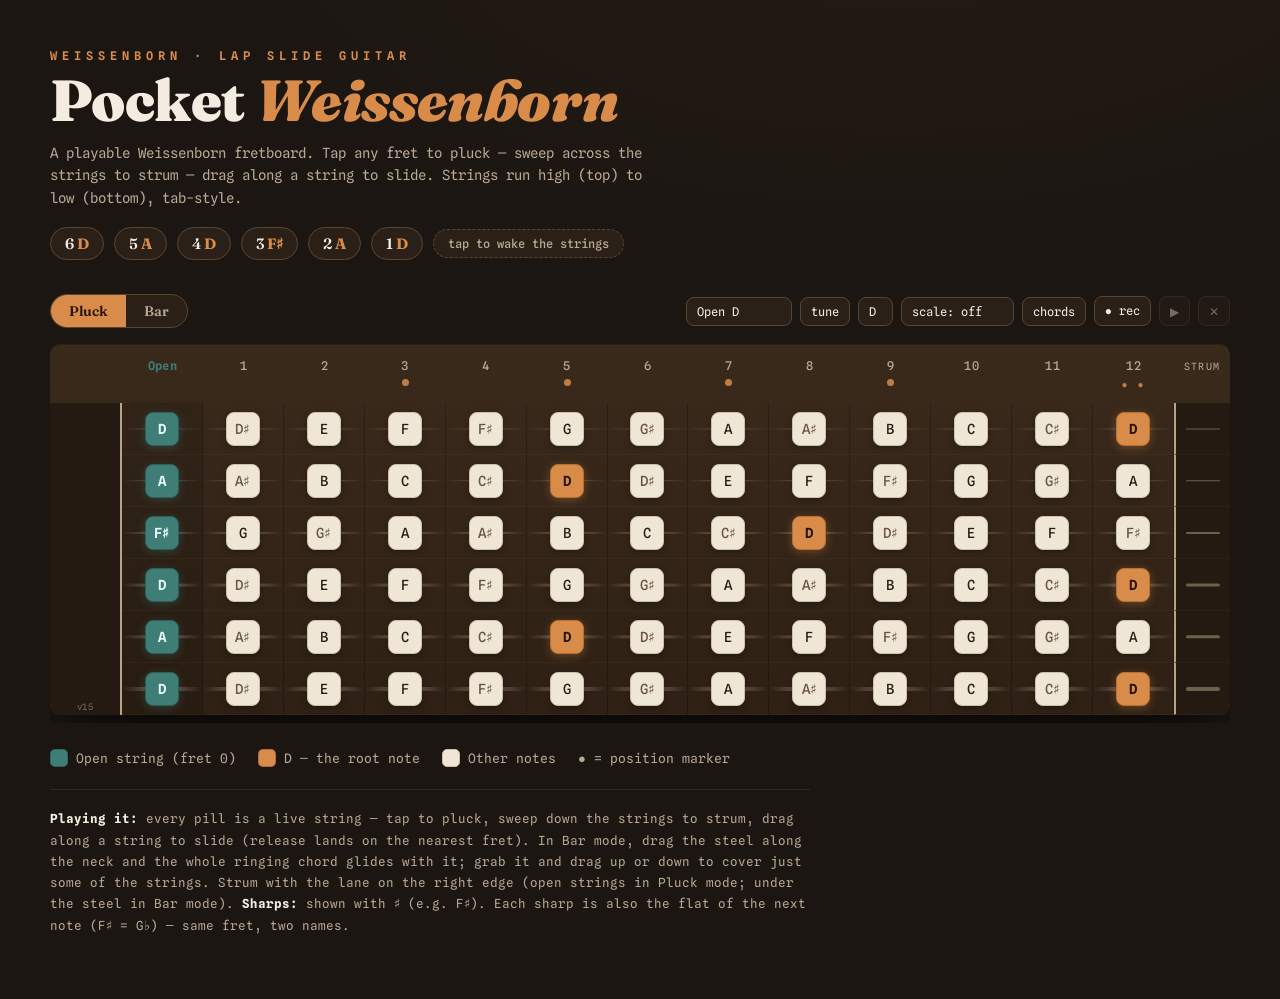
<file: index.html>
<!DOCTYPE html>
<html lang="en">
<head>
<meta charset="UTF-8">
<meta name="viewport" content="width=device-width, initial-scale=1.0, maximum-scale=1.0, user-scalable=no, viewport-fit=cover">
<title>Pocket Weissenborn</title>
<meta name="description" content="A playable Weissenborn lap slide guitar fretboard for your phone.">
<meta property="og:title" content="Pocket Weissenborn">
<meta property="og:description" content="A playable Weissenborn lap slide guitar fretboard for your phone.">
<meta property="og:type" content="website">
<link rel="manifest" href="manifest.webmanifest">
<meta name="theme-color" content="#1c1612">
<meta name="mobile-web-app-capable" content="yes">
<meta name="apple-mobile-web-app-capable" content="yes">
<meta name="apple-mobile-web-app-status-bar-style" content="black-translucent">
<meta name="apple-mobile-web-app-title" content="Weissenborn">
<link rel="apple-touch-icon" href="icons/icon-180.png">
<link rel="stylesheet" href="css/style.css">
</head>
<body>
<div class="wrap">
  <header>
    <div>
      <div class="eyebrow">Weissenborn · Lap Slide Guitar</div>
      <h1>Pocket <em>Weissenborn</em></h1>
      <p class="sub">A playable Weissenborn fretboard. Tap any fret to pluck — sweep across the strings to strum — drag along a string to slide. Strings run high (top) to low (bottom), tab-style.</p>
    </div>
    <div class="tuning">
      <span id="tuningchips"></span>
      <span class="chip audiostate" id="audiostate">tap to wake the strings</span>
    </div>
  </header>

  <div class="toolbar">
    <div class="seg">
      <button class="segbtn active" data-mode="pluck">Pluck</button>
      <button class="segbtn" data-mode="bar">Bar</button>
    </div>
    <span class="hint" id="barhint" hidden></span>
    <div class="tools">
      <select id="tuningsel" class="ctl" title="Tuning preset"></select>
      <button id="tunebtn" class="ctl togglebtn" title="Tune strings individually">tune</button>
      <select id="scaleroot" class="ctl" title="Scale root"></select>
      <select id="scaletype" class="ctl" title="Scale"></select>
      <button id="chordsbtn" class="ctl togglebtn" title="Name the bar chord at every fret">chords</button>
      <span class="loop">
        <button id="recbtn" class="ctl togglebtn" title="Record a loop">● rec</button>
        <button id="playbtn" class="ctl togglebtn" title="Play / stop the loop" disabled>▶</button>
        <button id="clearbtn" class="ctl" title="Clear the loop" disabled>✕</button>
      </span>
    </div>
  </div>

  <div class="tunepanel" id="tunepanel" hidden></div>

  <div class="boardscroll">
    <div class="board" id="board"></div>
  </div>

  <div class="legend" id="legend">
    <div class="key"><span class="swatch sw-open"></span> Open string<span class="long"> (fret 0)</span></div>
    <div class="key"><span class="swatch sw-root"></span> <span id="legendroot">D</span><span class="long"> — the root note</span><span class="short"> root</span></div>
    <div class="key"><span class="swatch sw-note"></span> Other notes</div>
    <div class="key">● = <span class="long">position </span>marker</div>
  </div>

  <p class="note-foot">
    <b>Playing it:</b> every pill is a live string — tap to pluck, sweep down the strings to strum, drag along a string to slide (release lands on the nearest fret). In Bar mode, drag the steel along the neck and the whole ringing chord glides with it; grab it and drag up or down to cover just some of the strings. Strum with the lane on the right edge (open strings in Pluck mode; under the steel in Bar mode).
    <b>Sharps:</b> shown with ♯ (e.g. F♯). Each sharp is also the flat of the next note (F♯ = G♭) — same fret, two names.
  </p>
</div>
<script type="module" src="js/app.js"></script>
</body>
</html>
</file>
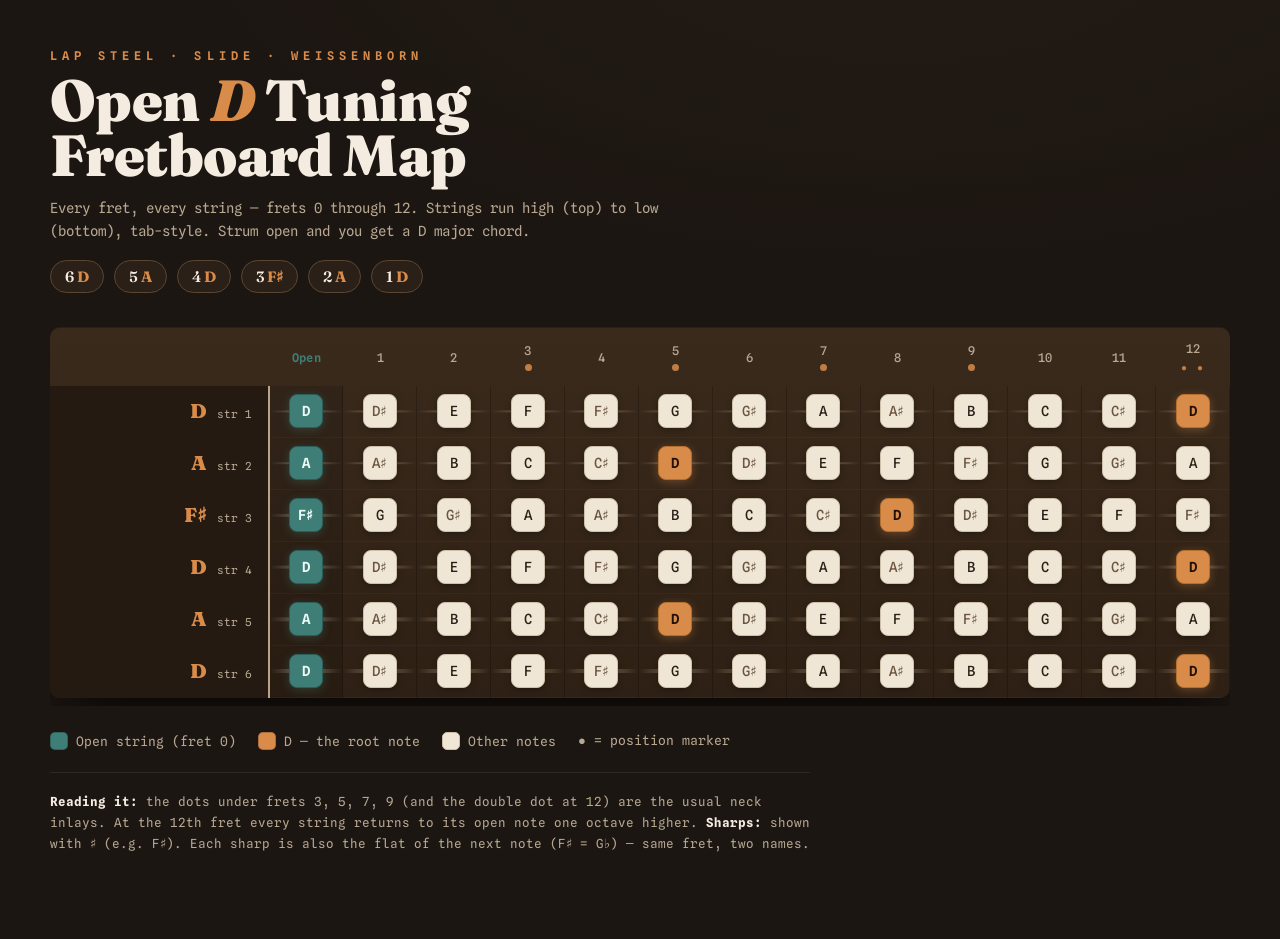
<file: open-d-fretboard.html>
<!DOCTYPE html>
<html lang="en">
<head>
<meta charset="UTF-8">
<meta name="viewport" content="width=device-width, initial-scale=1.0">
<title>Open D Tuning — Fretboard Map</title>
<style>
  @import url('https://fonts.googleapis.com/css2?family=Fraunces:opsz,wght@9..144,400;9..144,600;9..144,900&family=Spline+Sans+Mono:wght@400;500;600&display=swap');

  :root{
    --bg:#1c1612;
    --board:#3a2a1c;
    --board2:#2e2014;
    --wire:#b9a489;
    --ink:#f4ece0;
    --muted:#b8a892;
    --accent:#d98c4a;        /* clay / rust */
    --accent2:#3f7d77;       /* peacock teal */
    --root:#d98c4a;          /* D = root notes highlighted */
    --cell:#efe6d6;
    --cellborder:#cdbfa8;
  }

  *{box-sizing:border-box;margin:0;padding:0;}

  body{
    background:
      radial-gradient(1200px 600px at 70% -10%, #2a201780 0%, transparent 60%),
      var(--bg);
    color:var(--ink);
    font-family:'Spline Sans Mono', monospace;
    padding:48px 28px 64px;
    min-height:100vh;
  }

  .wrap{max-width:1180px;margin:0 auto;}

  header{margin-bottom:34px;}
  .eyebrow{
    font-size:12px;letter-spacing:.42em;text-transform:uppercase;
    color:var(--accent);font-weight:600;margin-bottom:10px;
  }
  h1{
    font-family:'Fraunces', serif;font-weight:900;
    font-size:clamp(34px,6vw,58px);line-height:.95;letter-spacing:-.01em;
  }
  h1 em{font-style:italic;color:var(--accent);}
  .sub{
    margin-top:14px;color:var(--muted);max-width:620px;
    font-size:14px;line-height:1.6;
  }
  .tuning{
    margin-top:18px;display:flex;gap:10px;flex-wrap:wrap;align-items:center;
  }
  .chip{
    font-family:'Fraunces',serif;font-weight:600;
    border:1px solid #5a4633;border-radius:999px;
    padding:6px 14px;font-size:15px;color:var(--ink);
    background:#2a2017;
  }
  .chip b{color:var(--accent);}

  /* fretboard */
  .boardscroll{overflow-x:auto;padding-bottom:8px;margin-top:34px;}
  .fretboard{
    border-collapse:separate;border-spacing:0;
    width:100%;min-width:880px;
    background:linear-gradient(180deg,var(--board),var(--board2));
    border-radius:10px;
    box-shadow:0 24px 60px -20px #000, inset 0 1px 0 #00000040;
    overflow:hidden;
  }
  th,td{text-align:center;}

  /* header row: fret numbers */
  thead th{
    color:var(--muted);font-size:12px;font-weight:500;
    padding:14px 0 12px;letter-spacing:.04em;
  }
  thead th.open{color:var(--accent2);font-weight:600;}
  thead th .dot{
    display:block;width:7px;height:7px;border-radius:50%;
    background:var(--accent);margin:6px auto 0;opacity:.85;
  }
  thead th .dot.dbl{
    width:auto;height:auto;background:none;color:var(--accent);
    font-size:10px;letter-spacing:2px;margin-top:5px;
  }

  /* string label column */
  .strlabel{
    text-align:right;padding:0 16px 0 18px;white-space:nowrap;
    background:#241a11;border-right:2px solid var(--wire);
  }
  .strlabel .num{color:var(--muted);font-size:11px;}
  .strlabel .open{
    font-family:'Fraunces',serif;font-size:20px;font-weight:900;
    color:var(--accent);line-height:1;
  }

  /* note cells */
  td.note{
    position:relative;padding:0;height:52px;
    border-right:1px solid #00000035;
    border-bottom:1px solid #ffffff08;
  }
  /* the string line drawn through each cell */
  td.note::before{
    content:"";position:absolute;left:0;right:0;top:50%;
    height:var(--gauge,2px);transform:translateY(-50%);
    background:linear-gradient(90deg,#0000,var(--wire),#0000);
    opacity:.55;
  }
  /* fret wire = right border emphasised on open column */
  td.open-col{background:#00000022;}

  .pill{
    position:relative;z-index:2;display:inline-flex;
    align-items:center;justify-content:center;
    min-width:34px;height:34px;padding:0 8px;border-radius:8px;
    font-size:14px;font-weight:500;
    background:var(--cell);color:#2a2017;
    border:1px solid var(--cellborder);
    box-shadow:0 2px 6px #00000040;
  }
  .pill.sharp{color:#6b5640;}
  .pill.root{
    background:var(--root);color:#241208;font-weight:600;
    border-color:#b3702f;box-shadow:0 2px 10px #d98c4a55;
  }
  .pill.openpill{
    background:var(--accent2);color:#eafaf7;border-color:#2c5f5a;
    font-weight:600;box-shadow:0 2px 10px #3f7d7755;
  }

  /* legend */
  .legend{
    margin-top:26px;display:flex;gap:22px;flex-wrap:wrap;
    font-size:13px;color:var(--muted);align-items:center;
  }
  .legend .key{display:flex;gap:8px;align-items:center;}
  .swatch{width:18px;height:18px;border-radius:5px;border:1px solid #0003;}
  .sw-root{background:var(--root);}
  .sw-open{background:var(--accent2);}
  .sw-note{background:var(--cell);border-color:var(--cellborder);}

  .note-foot{
    margin-top:22px;font-size:12.5px;color:var(--muted);line-height:1.7;
    border-top:1px solid #ffffff14;padding-top:18px;max-width:760px;
  }
  .note-foot b{color:var(--ink);}
</style>
</head>
<body>
<div class="wrap">
  <header>
    <div class="eyebrow">Lap Steel · Slide · Weissenborn</div>
    <h1>Open&nbsp;<em>D</em> Tuning<br>Fretboard Map</h1>
    <p class="sub">Every fret, every string — frets 0 through 12. Strings run high (top) to low (bottom), tab-style. Strum open and you get a D major chord.</p>
    <div class="tuning">
      <span class="chip">6 <b>D</b></span>
      <span class="chip">5 <b>A</b></span>
      <span class="chip">4 <b>D</b></span>
      <span class="chip">3 <b>F♯</b></span>
      <span class="chip">2 <b>A</b></span>
      <span class="chip">1 <b>D</b></span>
    </div>
  </header>

  <div class="boardscroll">
    <table class="fretboard" id="board"></table>
  </div>

  <div class="legend">
    <div class="key"><span class="swatch sw-open"></span> Open string (fret 0)</div>
    <div class="key"><span class="swatch sw-root"></span> D — the root note</div>
    <div class="key"><span class="swatch sw-note"></span> Other notes</div>
    <div class="key">● = position marker</div>
  </div>

  <p class="note-foot">
    <b>Reading it:</b> the dots under frets 3, 5, 7, 9 (and the double dot at 12) are the usual neck inlays. At the 12th fret every string returns to its open note one octave higher.
    <b>Sharps:</b> shown with ♯ (e.g. F♯). Each sharp is also the flat of the next note (F♯ = G♭) — same fret, two names.
  </p>
</div>

<script>
  const CHROMATIC = ["C","C#","D","D#","E","F","F#","G","G#","A","A#","B"];
  // strings 1..6 (high to low) for top-to-bottom display
  const STRINGS = [
    {n:1, open:"D",  gauge:1.2},
    {n:2, open:"A",  gauge:1.6},
    {n:3, open:"F#", gauge:2.2},
    {n:4, open:"D",  gauge:2.8},
    {n:5, open:"A",  gauge:3.4},
    {n:6, open:"D",  gauge:4.0},
  ];
  const FRETS = 12;
  const MARKERS = {3:"single",5:"single",7:"single",9:"single",12:"double"};

  const pretty = s => s.replace("#","♯");
  const noteAt = (open, fret) => {
    const i = (CHROMATIC.indexOf(open) + fret) % 12;
    return CHROMATIC[i];
  };

  const board = document.getElementById("board");

  // header
  let thead = "<thead><tr><th></th>";
  for(let f=0; f<=FRETS; f++){
    let marker = "";
    if(MARKERS[f]==="single") marker = '<span class="dot"></span>';
    if(MARKERS[f]==="double") marker = '<span class="dot dbl">● ●</span>';
    const cls = f===0 ? "open" : "";
    const label = f===0 ? "Open" : f;
    thead += `<th class="${cls}">${label}${marker}</th>`;
  }
  thead += "</tr></thead>";

  // body
  let tbody = "<tbody>";
  STRINGS.forEach(s=>{
    tbody += `<tr><td class="strlabel"><span class="open">${pretty(s.open)}</span> <span class="num">str ${s.n}</span></td>`;
    for(let f=0; f<=FRETS; f++){
      const note = noteAt(s.open, f);
      const isRoot = note === "D";
      const isSharp = note.includes("#");
      let cls = "pill";
      if(f===0) cls += " openpill";
      else if(isRoot) cls += " root";
      else if(isSharp) cls += " sharp";
      const cellcls = f===0 ? "note open-col" : "note";
      tbody += `<td class="${cellcls}" style="--gauge:${s.gauge}px">
                  <span class="${cls}">${pretty(note)}</span>
                </td>`;
    }
    tbody += "</tr>";
  });
  tbody += "</tbody>";

  board.innerHTML = thead + tbody;
</script>
</body>
</html>
</file>
<file: css/style.css>
@import url('https://fonts.googleapis.com/css2?family=Fraunces:opsz,wght@9..144,400;9..144,600;9..144,900&family=Spline+Sans+Mono:wght@400;500;600&display=swap');

:root{
  --bg:#1c1612;
  --board:#3a2a1c;
  --board2:#2e2014;
  --wire:#b9a489;
  --ink:#f4ece0;
  --muted:#b8a892;
  --accent:#d98c4a;        /* clay / rust */
  --accent2:#3f7d77;       /* peacock teal */
  --root:#d98c4a;          /* D = root notes highlighted */
  --cell:#efe6d6;
  --cellborder:#cdbfa8;
}

*{box-sizing:border-box;margin:0;padding:0;}

body{
  --appH:100dvh; /* the "vertical" span of the app — swapped in rotated portrait */
  background:
    radial-gradient(1200px 600px at 70% -10%, #2a201780 0%, transparent 60%),
    var(--bg);
  color:var(--ink);
  font-family:'Spline Sans Mono', monospace;
  padding:48px 28px 64px;
  min-height:100vh;
  touch-action:manipulation;
  /* it's an instrument, not a document: nothing here should highlight */
  user-select:none;-webkit-user-select:none;-webkit-touch-callout:none;
  -webkit-tap-highlight-color:transparent;
}

/* play layouts: lock the screen so a stray drag can't pull the page around */
html.compact,html.compact body{
  height:100%;overflow:hidden;overscroll-behavior:none;touch-action:none;
}
body.compact{position:fixed;inset:0;width:100%;min-height:0;}

.wrap{max-width:1180px;margin:0 auto;}

header{margin-bottom:34px;}
.eyebrow{
  font-size:12px;letter-spacing:.42em;text-transform:uppercase;
  color:var(--accent);font-weight:600;margin-bottom:10px;
}
h1{
  font-family:'Fraunces', serif;font-weight:900;
  font-size:clamp(34px,6vw,58px);line-height:.95;letter-spacing:-.01em;
}
h1 em{font-style:italic;color:var(--accent);}
.sub{
  margin-top:14px;color:var(--muted);max-width:620px;
  font-size:14px;line-height:1.6;
}
.tuning{
  margin-top:18px;display:flex;gap:10px;flex-wrap:wrap;align-items:center;
}
#tuningchips{display:contents;}
.chip{
  font-family:'Fraunces',serif;font-weight:600;
  border:1px solid #5a4633;border-radius:999px;
  padding:6px 14px;font-size:15px;color:var(--ink);
  background:#2a2017;
}
.chip b{color:var(--accent);}
.chip.audiostate{
  color:var(--muted);border-style:dashed;
  font-family:'Spline Sans Mono',monospace;font-weight:500;font-size:12px;
}
.chip.audiostate.live{color:var(--accent2);border-style:solid;border-color:var(--accent2);}

/* toolbar */
.toolbar{margin-top:26px;display:flex;align-items:center;gap:14px;flex-wrap:wrap;}
.seg{display:inline-flex;border:1px solid #5a4633;border-radius:999px;overflow:hidden;background:#2a2017;}
.segbtn{
  appearance:none;border:0;background:none;color:var(--muted);
  font-family:'Fraunces',serif;font-weight:600;font-size:14px;
  padding:7px 18px;cursor:pointer;
}
.segbtn.active{background:var(--accent);color:#241208;}
.hint{font-size:12px;color:var(--muted);}
.tools{display:flex;gap:8px;align-items:center;margin-left:auto;flex-wrap:wrap;}
.loop{display:inline-flex;gap:8px;}
.ctl{
  appearance:none;background:#2a2017;border:1px solid #5a4633;border-radius:8px;
  color:var(--ink);font-family:'Spline Sans Mono',monospace;font-size:12px;
  padding:6px 10px;cursor:pointer;
}
.ctl:disabled{opacity:.4;cursor:default;}
.togglebtn.on{background:var(--accent2);border-color:#2c5f5a;color:#eafaf7;}

/* per-string tuning panel */
.tunepanel{margin-top:10px;display:flex;gap:16px;flex-wrap:wrap;align-items:center;}
.tunepanel[hidden]{display:none;}
.tstr{display:inline-flex;align-items:center;gap:6px;color:var(--muted);font-size:12px;}
.tstr b{color:var(--ink);font-size:13px;min-width:34px;text-align:center;}
.tstr .ctl{padding:2px 9px;}

/* fretboard */
.boardscroll{overflow-x:auto;padding-bottom:8px;margin-top:16px;}
.board{
  position:relative;
  display:grid;
  grid-template-columns:var(--gutter,72px) repeat(var(--frets,13),minmax(34px,1fr)) var(--lane,56px);
  width:100%;min-width:880px;
  background:linear-gradient(180deg,var(--board),var(--board2));
  border-radius:10px;
  box-shadow:0 24px 60px -20px #000, inset 0 1px 0 #00000040;
  overflow:hidden;
  touch-action:none;
  user-select:none;-webkit-user-select:none;-webkit-touch-callout:none;
  cursor:pointer;
}

/* header row: fret numbers */
.fretnum{
  color:var(--muted);font-size:12px;font-weight:500;
  padding:14px 0 12px;letter-spacing:.04em;text-align:center;
}
.fretnum.open{color:var(--accent2);font-weight:600;}
.fretnum .dot{
  display:block;width:7px;height:7px;border-radius:50%;
  background:var(--accent);margin:6px auto 0;opacity:.85;
}
.fretnum .dot.dbl{
  width:auto;height:auto;background:none;color:var(--accent);
  font-size:10px;letter-spacing:2px;margin-top:5px;
}
.chordname{
  display:none;font-family:'Fraunces',serif;font-weight:600;
  font-size:12px;color:var(--accent);margin-top:3px;
}
.board.show-chords .chordname{display:block;}
.chordname.unnamed{opacity:.45;}

/* note cells */
.cell{
  position:relative;height:52px;
  display:flex;align-items:center;justify-content:center;
  border-right:1px solid #00000035;
  border-bottom:1px solid #ffffff08;
}
/* the string line drawn through each cell */
.cell::before{
  content:"";position:absolute;left:0;right:0;top:50%;
  height:var(--gauge,2px);transform:translateY(-50%);
  background:linear-gradient(90deg,#0000,var(--wire),#0000);
  opacity:.55;
}
.cell.open-col{background:#00000022;}

/* blank left gutter — same footprint the string labels used to have */
.gutter{
  background:#241a11;border-right:2px solid var(--wire);
  display:flex;align-items:flex-end;justify-content:center;
}
.gutter .ver{padding-bottom:3px;font-size:9px;color:var(--muted);opacity:.55;letter-spacing:.04em;}

/* strum lane: one pad per string down the right edge (the right thumb's home) */
.lanehead{
  color:var(--muted);font-size:10px;letter-spacing:.12em;text-transform:uppercase;
  text-align:center;padding:16px 0 12px;
}
.lane{
  position:relative;background:#241a11;border-left:2px solid var(--wire);
  border-bottom:1px solid #ffffff08;transition:background .14s ease;
}
.lane::before{
  content:"";position:absolute;left:10px;right:10px;top:50%;
  height:var(--gauge,2px);transform:translateY(-50%);
  background:var(--wire);opacity:.5;border-radius:2px;
}
.lane.hit{background:#4a3624;}
.lane.hit::before{opacity:1;}
/* pads under the steel pick up a cool tint, so you can see what is barred */
.board.barmode .lane.barred{background:#1f3532;}
.board.barmode .lane.barred.hit{background:#2d5550;}

.pill{
  position:relative;z-index:2;display:inline-flex;
  align-items:center;justify-content:center;
  min-width:34px;height:34px;padding:0 8px;border-radius:8px;
  font-size:14px;font-weight:500;
  background:var(--cell);color:#2a2017;
  border:1px solid var(--cellborder);
  box-shadow:0 2px 6px #00000040;
  transition:transform .12s ease;
}
.pill.sharp{color:#6b5640;}
.pill.root{
  background:var(--root);color:#241208;font-weight:600;
  border-color:#b3702f;box-shadow:0 2px 10px #d98c4a55;
}
.pill.openpill{
  background:var(--accent2);color:#eafaf7;border-color:#2c5f5a;
  font-weight:600;box-shadow:0 2px 10px #3f7d7755;
}
/* scale highlighting */
.cell.out .pill{opacity:.22;box-shadow:none;}
.cell.scaleroot .pill{outline:2px solid var(--accent);outline-offset:1px;}
/* where a sliding finger currently sits */
.cell.slide-target .pill{box-shadow:0 0 16px #ffd9a0aa;}

/* the steel bar (bar mode) — absolutely positioned so it overlays its
   grid column without displacing the cells' auto-placement */
.bar{
  position:absolute;
  grid-row:2 / 8;
  top:6px;bottom:6px;left:50%;transform:translateX(-50%);
  width:13px;border-radius:7px;
  background:linear-gradient(90deg,#7d848b,#eef2f6 45%,#aab2ba 75%,#666d74);
  box-shadow:0 3px 12px #000c, inset 0 1px 0 #ffffffaa;
  opacity:.93;z-index:3;pointer-events:none;
}
.board:not(.barmode) .bar{display:none;}

.pill.ring{animation:ring .38s cubic-bezier(.22,1,.36,1);}
@keyframes ring{
  0%{transform:scale(1.3);box-shadow:0 0 24px #ffd9a0cc,0 2px 6px #00000040;}
  100%{transform:scale(1);}
}
@media (hover:hover){
  .cell:hover .pill{transform:translateY(-1px);}
}

/* rotate hint (portrait phones only) */
.rotate-hint{display:none;}

/* legend */
.legend{
  margin-top:26px;display:flex;gap:22px;flex-wrap:wrap;
  font-size:13px;color:var(--muted);align-items:center;
}
.legend .key{display:flex;gap:8px;align-items:center;}
.swatch{width:18px;height:18px;border-radius:5px;border:1px solid #0003;}
.sw-root{background:var(--root);}
.sw-open{background:var(--accent2);}
.sw-note{background:var(--cell);border-color:var(--cellborder);}

.note-foot{
  margin-top:22px;font-size:12.5px;color:var(--muted);line-height:1.7;
  border-top:1px solid #ffffff14;padding-top:18px;max-width:760px;
}
.note-foot b{color:var(--ink);}

/* compact play layout — applied by JS (body.compact) in real landscape
   (max-height 560px) AND in rotated portrait, which media queries can't see */
body.compact{padding:10px 14px calc(12px + env(safe-area-inset-bottom));}
body.compact .board{--gutter:46px;--lane:52px;} /* gutter sized to sit under the camera island */
body.compact .lanehead{padding:8px 0 6px;font-size:9px;}
body.compact header{display:flex;align-items:center;gap:16px;flex-wrap:wrap;margin-bottom:8px;padding-left:16px;} /* clear the phone's rounded corner */
body.compact .eyebrow,
body.compact .sub,
body.compact .note-foot{display:none;}
/* legend stays, squeezed onto one line under the board */
body.compact .legend{
  margin-top:6px;gap:12px;flex-wrap:nowrap;white-space:nowrap;overflow:hidden;font-size:10px;
}
body.compact .legend .key{gap:5px;}
/* short labels when the legend rides in the top bar */
.legend .short{display:none;}
.legend.inheader .long{display:none;}
.legend.inheader .short{display:inline;}
body.compact .legend.inheader{margin-top:0;flex:none;}
/* the fret the steel is sitting on */
.fretnum.barfret{color:var(--ink);}
.fretnum.barfret .chordname{color:var(--ink);}
body.compact .swatch{width:12px;height:12px;border-radius:4px;flex:none;}
body.compact h1{font-size:24px;line-height:1;}
body.compact .tuning{margin-top:0;}
body.compact .tuning .chip:not(.audiostate){display:none;}
body.compact .toolbar{margin-top:0;gap:8px;}
body.compact .segbtn{padding:5px 12px;font-size:12px;}
body.compact .ctl{padding:4px 8px;font-size:11px;}
body.compact .hint{display:none;}
body.compact .tunepanel{margin-top:6px;gap:10px;}
body.compact .chordname{font-size:10px;margin-top:1px;}
body.compact .boardscroll{margin-top:4px;padding-bottom:0;}
body.compact .board{min-width:0;}
body.compact .cell{height:clamp(36px,calc((var(--appH) - 176px)/6),52px);}
/* tune panel adds a row — trim the board so it all stays on screen */
body.compact.tuneopen .cell{height:clamp(30px,calc((var(--appH) - 216px)/6),52px);}
body.compact .pill{min-width:28px;height:28px;font-size:12px;padding:0 5px;}
body.compact .fretnum{padding:8px 0 6px;font-size:10px;}
body.compact .fretnum .dot{width:5px;height:5px;margin-top:4px;}

/* portrait phones: render the whole app rotated 90° so it's always playable
   sideways, even with the phone's rotation lock on */
@media (orientation:portrait) and (max-width:760px){
  body{--appH:100dvw;padding:0;overflow:hidden;}
  .wrap{
    position:fixed;top:0;left:0;
    width:100dvh;height:100dvw;
    transform:rotate(90deg) translateY(-100dvw);
    transform-origin:top left;
    max-width:none;
    padding:10px 14px;
    overflow:hidden;
  }
}
</file>
